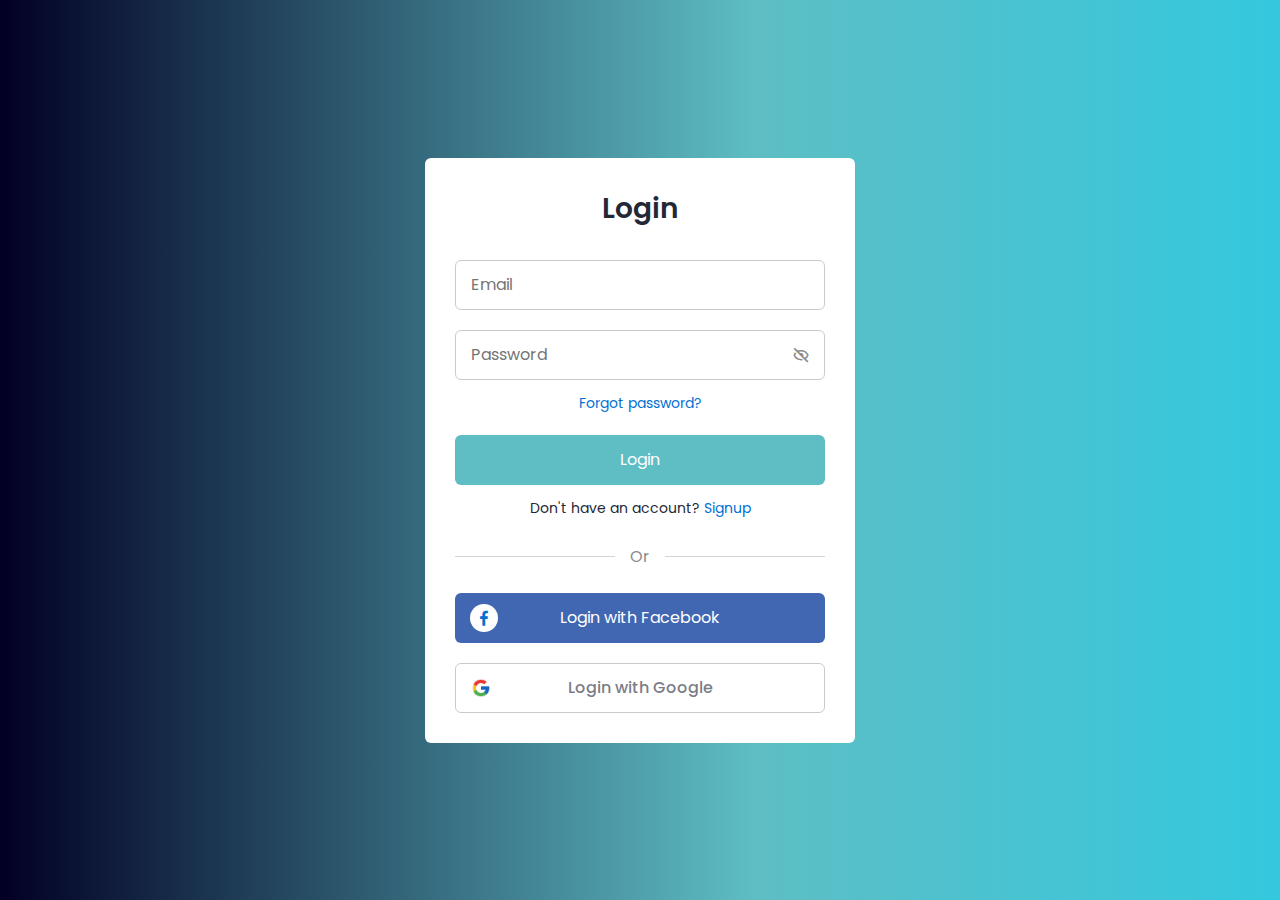
<file: Social Web Interface/Login1/Login.html>
<!DOCTYPE html>
<!-- Coding By CodingNepal - codingnepalweb.com -->
    <html lang="en">
    <head>
        <meta charset="UTF-8">
        <meta http-equiv="X-UA-Compatible" content="IE=edge">
        <meta name="viewport" content="width=device-width, initial-scale=1.0">
        <title>Social Web Interface</title>

        <!-- CSS -->
        <link rel="stylesheet" href="Login.css">
                
        <!-- Boxicons CSS -->
        <link href='https://unpkg.com/boxicons@2.1.2/css/boxicons.min.css' rel='stylesheet'>
                        
    </head>
    <body>
        <section class="container forms">
            <div class="form login">
                <div class="form-content">
                    <header>Login</header>
                    <form action="#">
                        <div class="field input-field">
                            <input type="email" placeholder="Email" class="input">
                        </div>

                        <div class="field input-field">
                            <input type="password" placeholder="Password" class="password">
                            <i class='bx bx-hide eye-icon'></i>
                        </div>

                        <div class="form-link">
                            <a href="#" class="forgot-pass">Forgot password?</a>
                        </div>

                        <div class="field button-field">
                            <button><a href="D:\Social Web Interface\Site\index.html">Login</a></button>
                        </div>
                    </form>

                    <div class="form-link">
                        <span>Don't have an account? <a href="#" class="link signup-link">Signup</a></span>
                    </div>
                </div>

                <div class="line"></div>

                <div class="media-options">
                    <a href="#" class="field facebook">
                        <i class='bx bxl-facebook facebook-icon'></i>
                        <span>Login with Facebook</span>
                    </a>
                </div>

                <div class="media-options">
                    <a href="#" class="field google">
                        <img src="Img/icons8-google-48.png" alt="" class="google-img">
                        <span>Login with Google</span>
                    </a>
                </div>

            </div>

            <!-- Signup Form -->

            <div class="form signup">
                <div class="form-content">
                    <header>Signup</header>
                    <form action="#">
                        <div class="field input-field">
                            <input type="email" placeholder="Email" class="input">
                        </div>

                        <div class="field input-field">
                            <input type="password" placeholder="Create password" class="password">
                        </div>

                        <div class="field input-field">
                            <input type="password" placeholder="Confirm password" class="password">
                            <i class='bx bx-hide eye-icon'></i>
                        </div>

                        <div class="field button-field">
                            <button><a href="D:\Social Web Interface\Site\index.html">Signup</a></button>
                        </div>
                    </form>

                    <div class="form-link">
                        <span>Already have an account? <a href="#" class="link login-link">Login</a></span>
                    </div>
                </div>

                <div class="line"></div>

                <div class="media-options">
                    <a href="#" class="field facebook">
                        <i class='bx bxl-facebook facebook-icon'></i>
                        <span>Signup with Facebook</span>
                    </a>
                </div>

                <div class="media-options">
                    <a href="#" class="field google">
                        <img src="Img/icons8-google-48.png" alt="" class="google-img">
                        <span>Signup with Google</span>
                    </a>
                </div>

            </div>
        </section>

        <!-- JavaScript -->
        <script src="Login.js"></script>
    </body>
</html>
</file>
<file: Social Web Interface/Login1/Login.css>
/* Google Fonts - Poppins */
@import url('https://fonts.googleapis.com/css2?family=Poppins:wght@300;400;500;600&display=swap');

*{
    margin: 0;
    padding: 0;
    box-sizing: border-box;
    font-family: 'Poppins', sans-serif;
}

.container{
    height: 100vh;
    width: 100%;
    display: flex;
    align-items: center;
    justify-content: center;
    background: rgb(2,0,36);
    background: linear-gradient(90deg, rgba(2,0,36,1) 0%, rgba(94,190,196,1) 59%, rgba(52,200,222,1) 100%, rgba(0,212,255,1) 100%);
    column-gap: 30px;
}
.form{
    position: absolute;
    max-width: 430px;
    width: 100%;
    padding: 30px;
    border-radius: 6px;
    background: #FFF;
}
.form.signup{
    opacity: 0;
    pointer-events: none;
}
.forms.show-signup .form.signup{
    text-decoration: none;
    opacity: 1;
    pointer-events: auto;
}
.forms.show-signup .form.login{
    opacity: 0;
    pointer-events: none;
}
header{
    font-size: 28px;
    font-weight: 600;
    color: #232836;
    text-align: center;
}
form{
    margin-top: 30px;
}
.form .field{
    position: relative;
    height: 50px;
    width: 100%;
    margin-top: 20px;
    border-radius: 6px;
}
.field input,
.field button{
    height: 100%;
    width: 100%;
    border: none;
    font-size: 16px;
    font-weight: 400;
    border-radius: 6px;
}
.field button a{
    color: #FFF;
    text-decoration: none;
}
.field input{
    outline: none;
    padding: 0 15px;
    border: 1px solid#CACACA;
}
.field input:focus{
    border-bottom-width: 2px;
}
.eye-icon{
    position: absolute;
    top: 50%;
    right: 10px;
    transform: translateY(-50%);
    font-size: 18px;
    color: #8b8b8b;
    cursor: pointer;
    padding: 5px;
}
.field button{
    color: #fff;
    background-color: #5EBEC4;
    transition: all 0.3s ease;
    cursor: pointer;
}
.field button:hover{
    background-color: #21949c;
}
.form-link{
    text-align: center;
    margin-top: 10px;
}
.form-link span,
.form-link a{
    font-size: 14px;
    font-weight: 400;
    color: #232836;
}
.form a{
    color: #0171d3;
    text-decoration: none;
}
.form-content a:hover{
    text-decoration: underline;
}
.line{
    position: relative;
    height: 1px;
    width: 100%;
    margin: 36px 0;
    background-color: #d4d4d4;
}
.line::before{
    content: 'Or';
    position: absolute;
    top: 50%;
    left: 50%;
    transform: translate(-50%, -50%);
    background-color: #FFF;
    color: #8b8b8b;
    padding: 0 15px;
}
.media-options a{
    display: flex;
    align-items: center;
    justify-content: center;
}
a.facebook{
    color: #fff;
    background-color: #4267b2;
}
a.facebook:hover{
    background-color: #355390;
}
a.facebook .facebook-icon{
    height: 28px;
    width: 28px;
    color: #0171d3;
    font-size: 20px;
    border-radius: 50%;
    display: flex;
    align-items: center;
    justify-content: center;
    background-color: #fff;
}
.facebook-icon,
img.google-img{
    position: absolute;
    top: 50%;
    left: 15px;
    transform: translateY(-50%);
}
img.google-img{
    height: 20px;
    width: 20px;
    object-fit: cover;
}
a.google{
    border: 1px solid #CACACA;
}
a.google:hover{
    background-color: #dcd8d8;
}
a.google span{
    font-weight: 500;
    opacity: 0.6;
    color: #232836;
}

@media screen and (max-width: 400px) {
    .form{
        padding: 20px 10px;
    }
    
}
</file>
